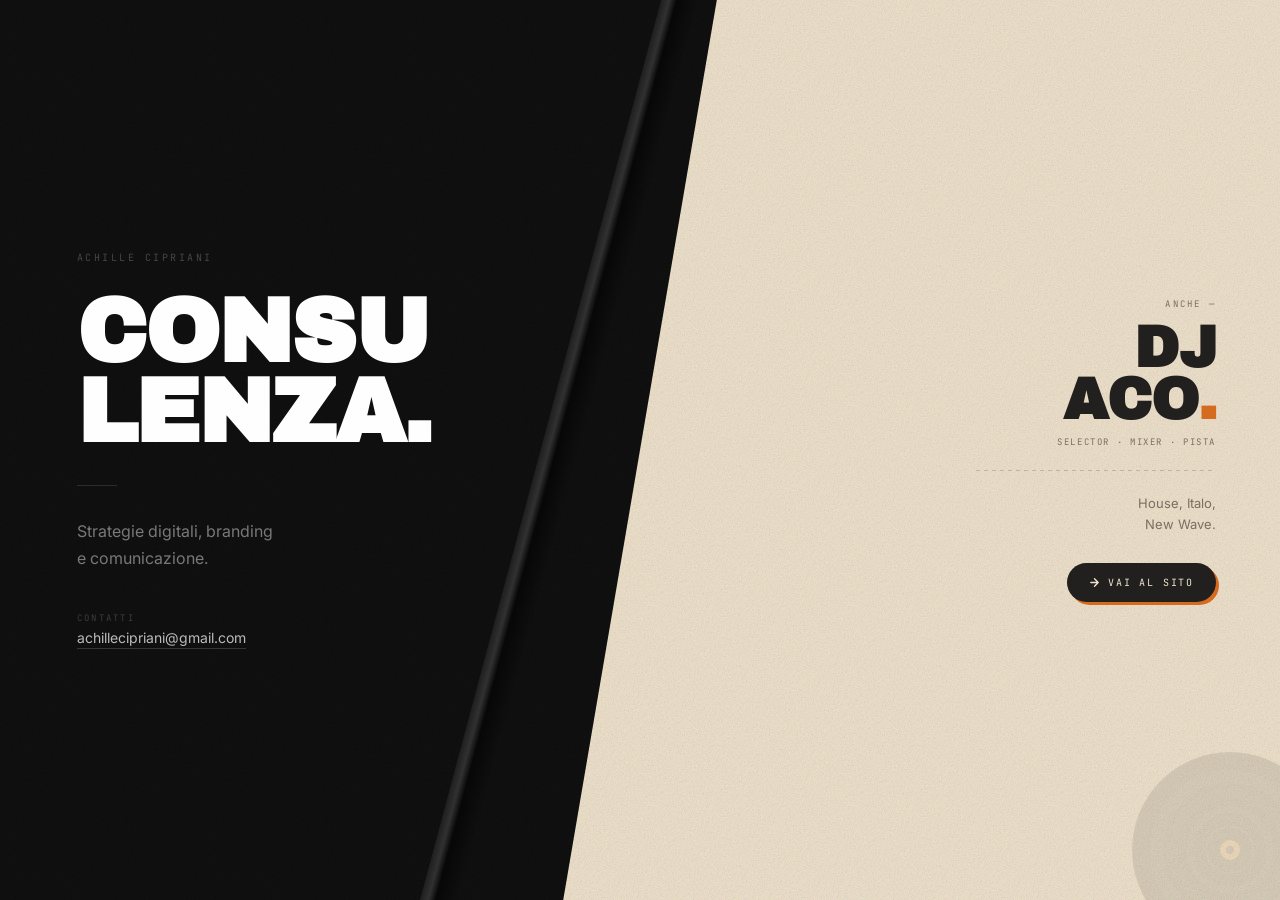
<file: consulenza.html>
<!DOCTYPE html>
<html lang="it">
<head>
  <meta charset="UTF-8" />
  <meta name="viewport" content="width=device-width, initial-scale=1.0" />
  <title>Consulenza · Achille Cipriani</title>
  <link rel="preconnect" href="https://fonts.googleapis.com" />
  <link rel="preconnect" href="https://fonts.gstatic.com" crossorigin />
  <link href="https://fonts.googleapis.com/css2?family=Archivo+Black&family=Inter:wght@400;500;600;700&family=JetBrains+Mono:wght@400;500&display=swap" rel="stylesheet" />
  <style>
    *, *::before, *::after { box-sizing: border-box; margin: 0; padding: 0; }

    :root {
      --cream: #F1E4CE;
      --paper: #F7ECD8;
      --ink: #22201E;
      --mute: #7A6F60;
      --orange: #E8932A;
      --orange-deep: #D46B1F;
      --font-display: "Archivo Black", "Arial Black", sans-serif;
      --font-body: "Inter", system-ui, -apple-system, sans-serif;
      --font-mono: "JetBrains Mono", ui-monospace, Menlo, monospace;
    }

    html, body {
      height: 100%;
      overflow: hidden;
      background: #000;
      font-family: var(--font-body);
      -webkit-font-smoothing: antialiased;
    }

    /* ── Fullscreen container ── */
    .split {
      position: relative;
      width: 100vw;
      height: 100vh;
      overflow: hidden;
    }

    /* ── LEFT: consulenza (dark) ── */
    .panel-left {
      position: absolute;
      inset: 0;
      background: #0c0c0c;
      /* diagonal cut: top splits at 52%, bottom at 48% → average 50% */
      clip-path: polygon(0 0, 56% 0, 44% 100%, 0 100%);
      display: flex;
      flex-direction: column;
      justify-content: center;
      padding: 5vh 5vw 5vh 6vw;
    }

    .panel-left::after {
      content: "";
      position: absolute;
      inset: 0;
      background-image: url("data:image/svg+xml,%3Csvg xmlns='http://www.w3.org/2000/svg' width='200' height='200'%3E%3Cfilter id='n'%3E%3CfeTurbulence type='fractalNoise' baseFrequency='0.75' numOctaves='4' stitchTiles='stitch'/%3E%3C/filter%3E%3Crect width='200' height='200' filter='url(%23n)' opacity='1'/%3E%3C/svg%3E");
      opacity: 0.035;
      pointer-events: none;
    }

    .left-label {
      font-family: var(--font-mono);
      font-size: 10px;
      letter-spacing: 0.25em;
      text-transform: uppercase;
      color: #444;
      margin-bottom: 28px;
    }

    .left-heading {
      font-family: var(--font-display);
      font-size: clamp(44px, 7vw, 96px);
      line-height: 0.9;
      letter-spacing: -0.02em;
      text-transform: uppercase;
      color: #fff;
    }

    .left-divider {
      width: 40px;
      height: 1px;
      background: #fff;
      opacity: 0.12;
      margin: 32px 0;
    }

    .left-body {
      font-family: var(--font-body);
      font-size: clamp(13px, 1.3vw, 16px);
      line-height: 1.7;
      color: #777;
      max-width: 320px;
    }

    .left-contact {
      margin-top: 40px;
      display: flex;
      flex-direction: column;
      gap: 5px;
    }

    .left-contact-label {
      font-family: var(--font-mono);
      font-size: 9px;
      letter-spacing: 0.25em;
      text-transform: uppercase;
      color: #3a3a3a;
    }

    .left-contact a {
      font-family: var(--font-body);
      font-size: 14px;
      color: #bbb;
      text-decoration: none;
      border-bottom: 1px solid #333;
      padding-bottom: 2px;
      width: fit-content;
      transition: color 0.2s, border-color 0.2s;
    }

    .left-contact a:hover {
      color: #fff;
      border-color: #777;
    }

    /* ── Tear shadow line (decorative) ── */
    .tear {
      position: absolute;
      inset: 0;
      pointer-events: none;
      z-index: 10;
      background: linear-gradient(
        105deg,
        transparent calc(43.5% - 1px),
        rgba(255,255,255,0.07) calc(43.5%),
        rgba(255,255,255,0.14) 44%,
        rgba(0,0,0,0.55) 44.5%,
        transparent 46%
      );
    }

    /* ── RIGHT: DJ Aco (cream) ── */
    .panel-right {
      position: absolute;
      inset: 0;
      background: var(--cream);
      clip-path: polygon(56% 0, 100% 0, 100% 100%, 44% 100%);
      display: flex;
      flex-direction: column;
      justify-content: center;
      align-items: flex-end;
      padding: 5vh 5vw 5vh 8vw;
      overflow: hidden;
    }

    .panel-right::before {
      content: "";
      position: absolute;
      inset: 0;
      background-image: url("data:image/svg+xml,%3Csvg xmlns='http://www.w3.org/2000/svg' width='200' height='200'%3E%3Cfilter id='n'%3E%3CfeTurbulence type='fractalNoise' baseFrequency='0.75' numOctaves='4' stitchTiles='stitch'/%3E%3C/filter%3E%3Crect width='200' height='200' filter='url(%23n)' opacity='1'/%3E%3C/svg%3E");
      opacity: 0.35;
      mix-blend-mode: multiply;
      pointer-events: none;
    }

    /* spinning vinyl decoration */
    .vinyl-deco {
      position: absolute;
      bottom: -50px;
      right: -50px;
      width: 200px;
      height: 200px;
      opacity: 0.1;
      animation: spin 9s linear infinite;
      pointer-events: none;
    }

    @keyframes spin { to { transform: rotate(360deg); } }

    .right-inner {
      position: relative;
      z-index: 1;
      text-align: right;
      max-width: 240px;
    }

    .right-label {
      font-family: var(--font-mono);
      font-size: 9px;
      letter-spacing: 0.25em;
      text-transform: uppercase;
      color: var(--mute);
      margin-bottom: 12px;
    }

    .right-name {
      font-family: var(--font-display);
      font-size: clamp(36px, 4.5vw, 64px);
      line-height: 0.9;
      letter-spacing: -0.01em;
      text-transform: uppercase;
      color: var(--ink);
    }

    .right-name .dot { color: var(--orange-deep); }

    .right-sub {
      font-family: var(--font-mono);
      font-size: 9px;
      letter-spacing: 0.18em;
      text-transform: uppercase;
      color: var(--mute);
      margin-top: 10px;
    }

    .right-groove {
      width: 100%;
      height: 1px;
      background: repeating-linear-gradient(
        to right,
        var(--ink) 0, var(--ink) 4px,
        transparent 4px, transparent 8px
      );
      opacity: 0.2;
      margin: 22px 0;
    }

    .right-desc {
      font-family: var(--font-body);
      font-size: 13px;
      line-height: 1.6;
      color: var(--mute);
      margin-bottom: 28px;
    }

    .right-btn {
      display: inline-flex;
      align-items: center;
      gap: 8px;
      background: var(--ink);
      color: var(--cream);
      font-family: var(--font-mono);
      font-size: 10px;
      letter-spacing: 0.18em;
      text-transform: uppercase;
      text-decoration: none;
      padding: 13px 22px;
      border-radius: 999px;
      box-shadow: 3px 3px 0 var(--orange-deep);
      transition: transform 0.12s, box-shadow 0.12s;
    }

    .right-btn:hover {
      transform: translate(-1px, -1px);
      box-shadow: 4px 4px 0 var(--orange-deep);
    }

    .right-btn:active {
      transform: translate(2px, 2px);
      box-shadow: 1px 1px 0 var(--orange-deep);
    }

    /* ── MOBILE: stack top/bottom with horizontal tear ── */
    @media (max-width: 640px) {
      html, body { overflow: auto; }

      .split {
        height: auto;
        min-height: 100vh;
        display: flex;
        flex-direction: column;
      }

      .panel-left {
        position: relative;
        width: 100%;
        height: 55vh;
        clip-path: polygon(0 0, 100% 0, 100% 90%, 0 100%);
        padding: 48px 28px 72px;
        align-items: flex-start;
      }

      .tear {
        display: none;
      }

      .panel-right {
        position: relative;
        width: 100%;
        height: auto;
        clip-path: polygon(0 0, 100% 10%, 100% 100%, 0 100%);
        margin-top: -8vh;
        align-items: flex-start;
        padding: 10vh 28px 52px;
      }

      .right-inner {
        text-align: left;
        max-width: 100%;
      }

      .vinyl-deco {
        bottom: -30px;
        right: -30px;
        width: 140px;
        height: 140px;
      }
    }
  </style>
</head>
<body>
  <div class="split">

    <!-- LEFT: consulenza -->
    <div class="panel-left">
      <p class="left-label">Achille Cipriani</p>
      <h1 class="left-heading">Consu<br>lenza.</h1>
      <div class="left-divider"></div>
      <p class="left-body">
        Strategie digitali, branding<br>e comunicazione.
      </p>
      <div class="left-contact">
        <span class="left-contact-label">Contatti</span>
        <a href="mailto:achillecipriani@gmail.com">achillecipriani@gmail.com</a>
      </div>
    </div>

    <!-- Tear shadow -->
    <div class="tear"></div>

    <!-- RIGHT: DJ Aco -->
    <div class="panel-right">
      <svg class="vinyl-deco" viewBox="0 0 120 120" fill="none" xmlns="http://www.w3.org/2000/svg">
        <circle cx="60" cy="60" r="58" fill="#1a1a1a" stroke="#22201E" stroke-width="1.5"/>
        <circle cx="60" cy="60" r="44" fill="none" stroke="#2a2a2a" stroke-width="8"/>
        <circle cx="60" cy="60" r="34" fill="none" stroke="#222" stroke-width="6"/>
        <circle cx="60" cy="60" r="24" fill="none" stroke="#2a2a2a" stroke-width="4"/>
        <circle cx="60" cy="60" r="14" fill="#1a1a1a" stroke="#333" stroke-width="1"/>
        <circle cx="60" cy="60" r="6" fill="#E8932A"/>
        <circle cx="60" cy="60" r="2.5" fill="#22201E"/>
      </svg>

      <div class="right-inner">
        <p class="right-label">anche —</p>
        <h2 class="right-name">DJ ACO<span class="dot">.</span></h2>
        <p class="right-sub">Selector · Mixer · Pista</p>
        <div class="right-groove"></div>
        <p class="right-desc">House, Italo,<br>New Wave.</p>
        <a class="right-btn" href="/index.html">
          <svg width="11" height="11" viewBox="0 0 12 12" fill="none">
            <path d="M2 6h8M6 2l4 4-4 4" stroke="currentColor" stroke-width="1.5" stroke-linecap="round" stroke-linejoin="round"/>
          </svg>
          Vai al sito
        </a>
      </div>
    </div>

  </div>
</body>
</html>
</file>
